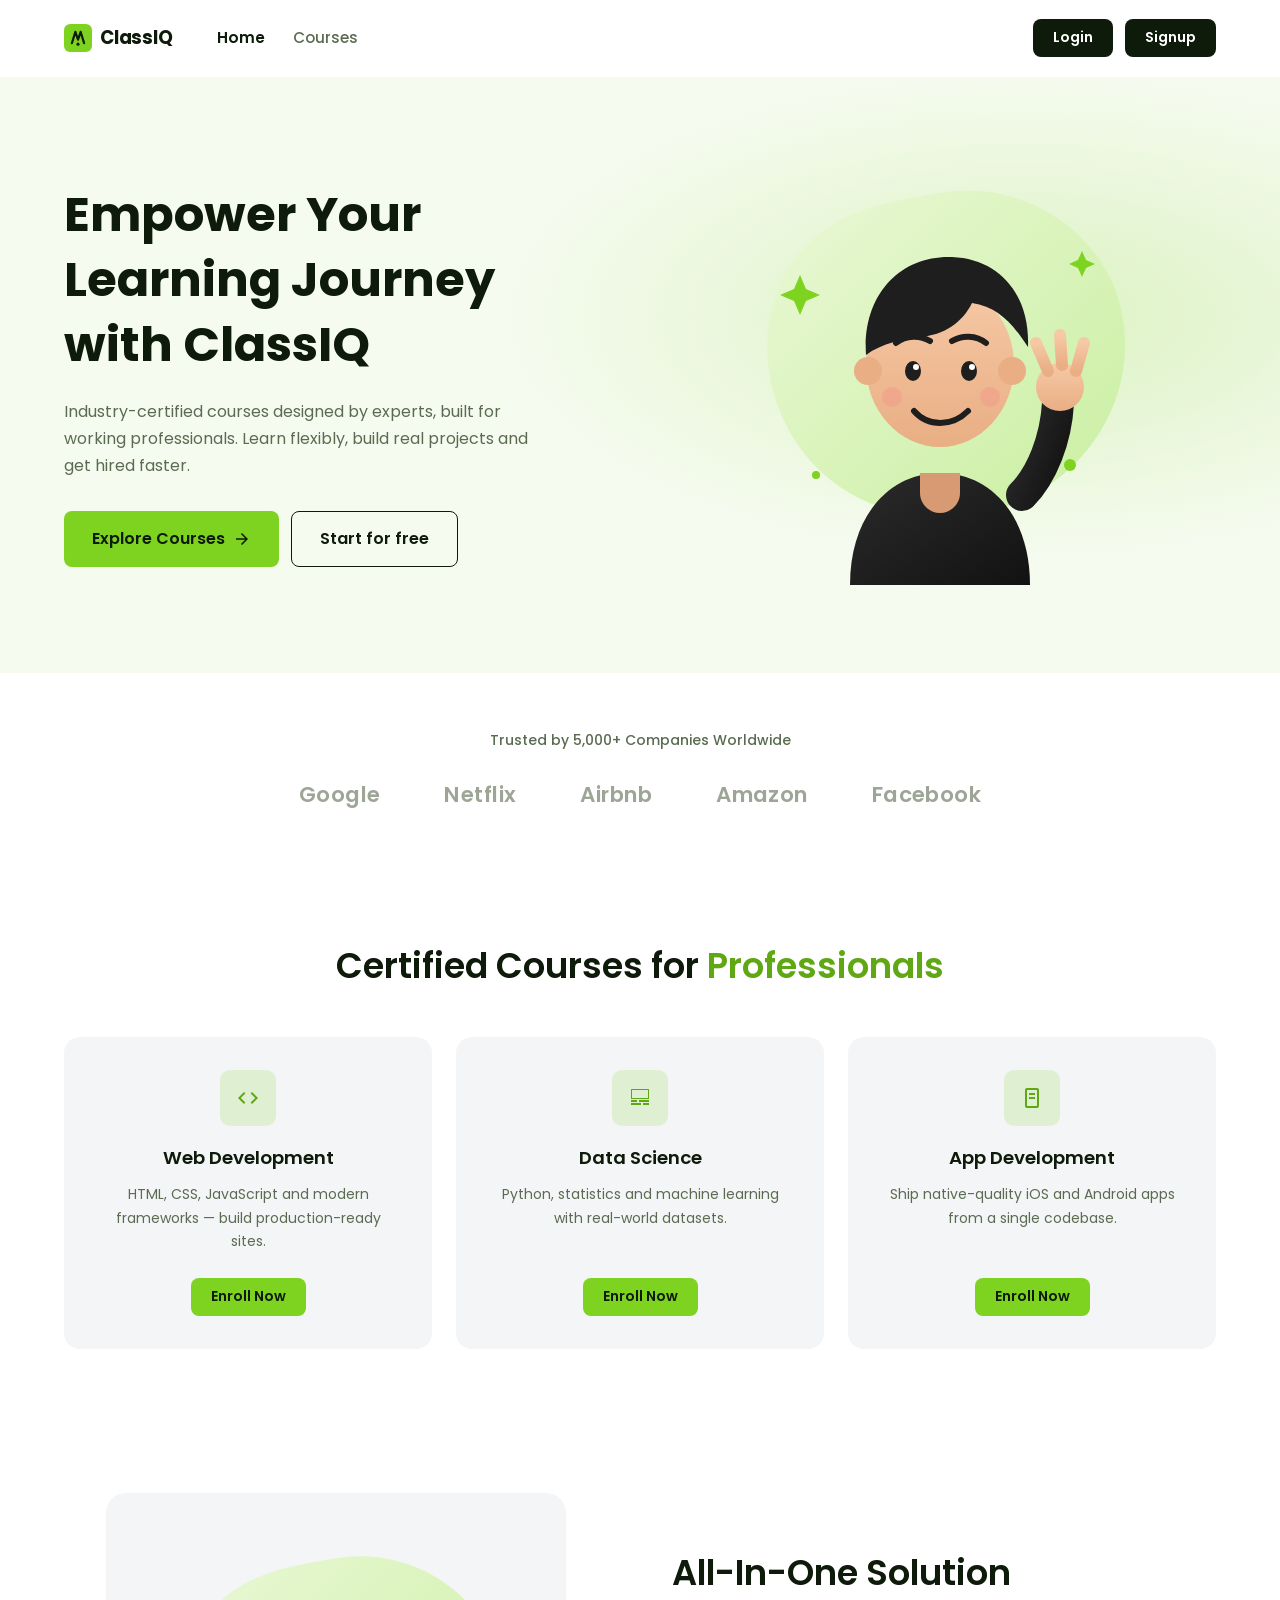
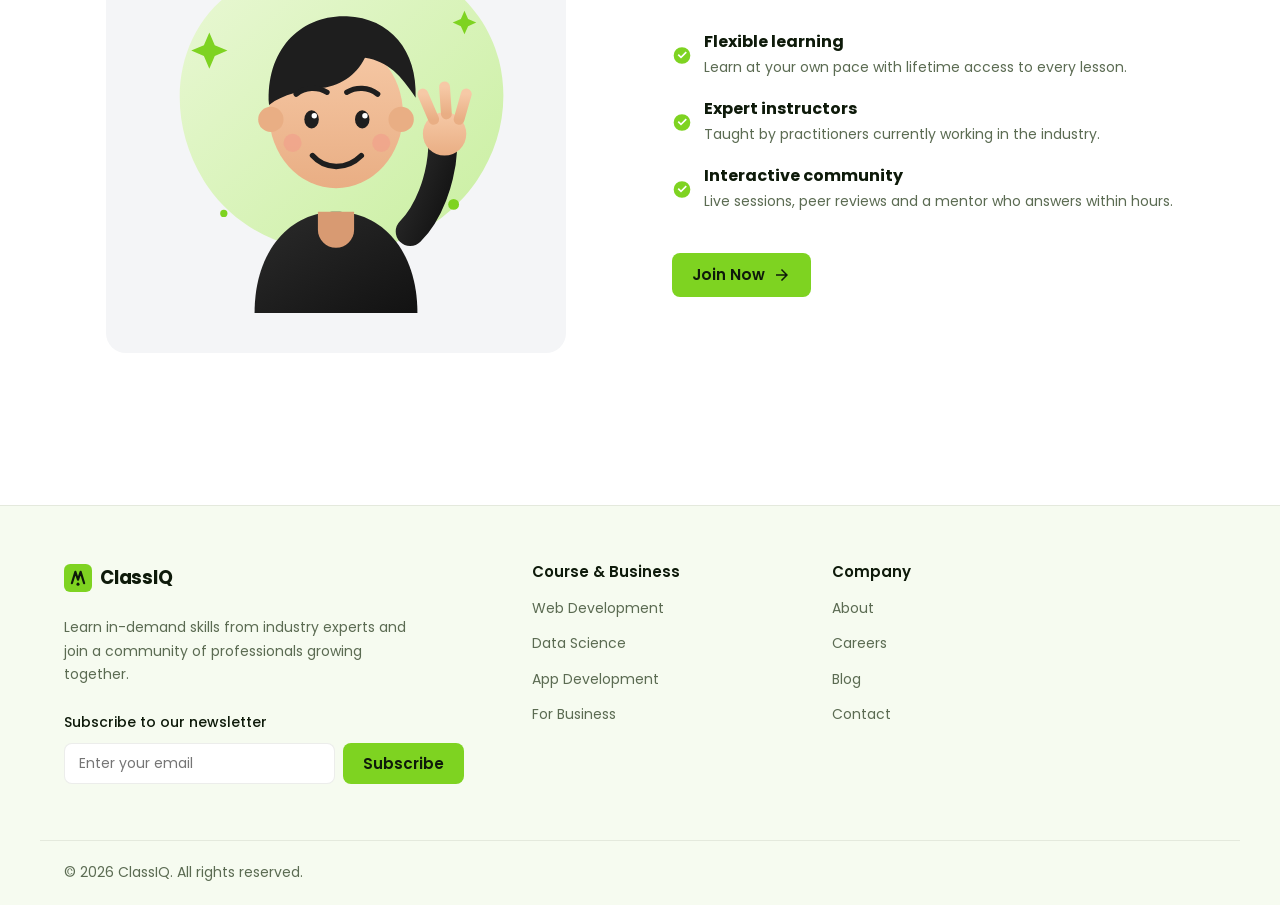
<file: index.html>
<!DOCTYPE html>
<html lang="en">
<head>
  <meta charset="UTF-8" />
  <meta name="viewport" content="width=device-width, initial-scale=1.0" />
  <meta name="theme-color" content="#7ED321" />
  <title>ClassIQ — Empower Your Learning Journey</title>
  <meta name="description" content="ClassIQ is an EdTech platform offering certified courses in Web Development, Data Science and App Development." />
  <link rel="icon" type="image/svg+xml" href="assets/favicon.svg" />
  <link rel="preconnect" href="https://fonts.googleapis.com" />
  <link rel="preconnect" href="https://fonts.gstatic.com" crossorigin />
  <link href="https://fonts.googleapis.com/css2?family=Poppins:wght@400;500;600;700&display=swap" rel="stylesheet" />
  <link rel="stylesheet" href="css/styles.css" />
</head>
<body>

  <!-- ===== Navbar ===== -->
  <header class="navbar" id="navbar">
    <div class="container navbar__inner">
      <a href="index.html" class="logo" aria-label="ClassIQ home">
        <svg viewBox="0 0 64 64" width="28" height="28" aria-hidden="true">
          <rect width="64" height="64" rx="14" fill="#7ED321"/>
          <path d="M18 44 L26 18 L32 36 L38 18 L46 44" fill="none" stroke="#0E1A0A" stroke-width="5" stroke-linecap="round" stroke-linejoin="round"/>
          <circle cx="32" cy="46" r="3.5" fill="#0E1A0A"/>
        </svg>
        <span>ClassIQ</span>
      </a>

      <nav class="navbar__nav" aria-label="Primary">
        <a href="index.html" class="nav-link is-active" aria-current="page">Home</a>
        <a href="courses.html" class="nav-link">Courses</a>
      </nav>

      <div class="navbar__actions">
        <a href="signin.html" class="btn btn--dark btn--sm">Login</a>
        <a href="signup.html" class="btn btn--dark btn--sm">Signup</a>
      </div>

      <button class="icon-btn navbar__burger" id="burger" aria-label="Open menu" aria-expanded="false">
        <svg width="24" height="24" viewBox="0 0 24 24" fill="currentColor"><path d="M3 6h18v2H3V6zm0 5h18v2H3v-2zm0 5h18v2H3v-2z"/></svg>
      </button>
    </div>
  </header>

  <!-- Mobile drawer -->
  <div class="drawer" id="drawer" aria-hidden="true">
    <div class="drawer__panel">
      <div class="drawer__head">
        <a href="index.html" class="logo">
          <svg viewBox="0 0 64 64" width="24" height="24" aria-hidden="true">
            <rect width="64" height="64" rx="14" fill="#7ED321"/>
            <path d="M18 44 L26 18 L32 36 L38 18 L46 44" fill="none" stroke="#0E1A0A" stroke-width="5" stroke-linecap="round" stroke-linejoin="round"/>
            <circle cx="32" cy="46" r="3.5" fill="#0E1A0A"/>
          </svg>
          <span>ClassIQ</span>
        </a>
        <button class="icon-btn" id="drawer-close" aria-label="Close menu">
          <svg width="24" height="24" viewBox="0 0 24 24" fill="currentColor"><path d="M18.3 5.7 12 12l6.3 6.3-1.4 1.4L10.6 13.4 5.7 18.3 4.3 16.9 10.6 12 4.3 5.7 5.7 4.3l4.9 4.9 5.1-5.1z"/></svg>
        </button>
      </div>
      <nav class="drawer__nav" aria-label="Mobile">
        <a href="index.html" class="nav-link is-active">Home</a>
        <a href="courses.html" class="nav-link">Courses</a>
      </nav>
      <div class="drawer__actions">
        <a href="signin.html" class="btn btn--dark btn--block">Login</a>
        <a href="signup.html" class="btn btn--primary btn--block">Signup</a>
      </div>
    </div>
  </div>

  <main>
    <!-- ===== Hero ===== -->
    <section class="hero" aria-labelledby="hero-title">
      <div class="container hero__grid">
        <div class="hero__content reveal">
          <h1 id="hero-title">
            Empower Your<br />Learning Journey<br />with <span class="text-bold">ClassIQ</span>
          </h1>
          <p class="hero__text">
            Industry-certified courses designed by experts, built for working
            professionals. Learn flexibly, build real projects and get hired faster.
          </p>
          <div class="hero__cta">
            <a href="courses.html" class="btn btn--primary btn--lg">
              Explore Courses
              <svg width="18" height="18" viewBox="0 0 24 24" fill="currentColor" aria-hidden="true"><path d="M12 4l-1.4 1.4L16.2 11H4v2h12.2l-5.6 5.6L12 20l8-8-8-8z"/></svg>
            </a>
            <a href="signup.html" class="btn btn--outline btn--lg">Start for free</a>
          </div>
          <!-- <div class="hero__stats">
            <div class="stat"><p class="stat__value">5,000+</p><p class="stat__label">Companies hiring</p></div>
            <div class="stat"><p class="stat__value">120k+</p><p class="stat__label">Active learners</p></div>
            <div class="stat"><p class="stat__value">4.8★</p><p class="stat__label">Average rating</p></div>
          </div> -->
        </div>
        <div class="hero__media reveal" style="--delay:.12s">
          <img src="assets/hero-illustration.svg" alt="A smiling learner waving hello" width="420" height="420" fetchpriority="high" decoding="async" />
        </div>
      </div>
    </section>

    <!-- ===== Trusted by ===== -->
    <section class="trusted" aria-label="Trusted by companies">
      <div class="container">
        <p class="trusted__title">Trusted by 5,000+ Companies Worldwide</p>
        <ul class="trusted__list">
          <li>Google</li><li>Netflix</li><li>Airbnb</li><li>Amazon</li><li>Facebook</li>
        </ul>
      </div>
    </section>

    <!-- ===== Featured courses ===== -->
    <section class="section" aria-labelledby="courses-title">
      <div class="container">
        <div class="section__head reveal">
          <h2 id="courses-title">Certified Courses for <span class="text-primary-dark">Professionals</span></h2>
          <!-- <p class="section__sub">Pick a track, finish a capstone project and earn a certificate that recruiters recognise.</p> -->
        </div>
        <div class="grid grid--3">
          <article class="feature-card reveal" style="--delay:0s">
            <div class="feature-card__icon" aria-hidden="true">
              <svg width="24" height="24" viewBox="0 0 24 24" fill="currentColor"><path d="M9.4 16.6 4.8 12l4.6-4.6L8 6l-6 6 6 6 1.4-1.4zm5.2 0 4.6-4.6-4.6-4.6L16 6l6 6-6 6-1.4-1.4z"/></svg>
            </div>
            <h3>Web Development</h3>
            <p>HTML, CSS, JavaScript and modern frameworks — build production-ready sites.</p>
            <a href="courses.html" class="btn btn--primary btn--sm">Enroll Now</a>
          </article>
          <article class="feature-card reveal" style="--delay:.1s">
            <div class="feature-card__icon" aria-hidden="true">
              <svg width="24" height="24" viewBox="0 0 24 24" fill="currentColor"><path d="M3 3h18v10H3V3zm1 1v8h16V4H4zm-1 10h6v2H3v-2zm8 0h10v2H11v-2zM3 17h10v2H3v-2zm12 0h6v2h-6v-2z"/></svg>
            </div>
            <h3>Data Science</h3>
            <p>Python, statistics and machine learning with real-world datasets.</p>
            <a href="courses.html" class="btn btn--primary btn--sm">Enroll Now</a>
          </article>
          <article class="feature-card reveal" style="--delay:.2s">
            <div class="feature-card__icon" aria-hidden="true">
              <svg width="24" height="24" viewBox="0 0 24 24" fill="currentColor"><path d="M7 2h10a2 2 0 0 1 2 2v16a2 2 0 0 1-2 2H7a2 2 0 0 1-2-2V4a2 2 0 0 1 2-2zm0 2v16h10V4H7zm2 3h6v2H9V7zm0 4h6v2H9v-2z"/></svg>
            </div>
            <h3>App Development</h3>
            <p>Ship native-quality iOS and Android apps from a single codebase.</p>
            <a href="courses.html" class="btn btn--primary btn--sm">Enroll Now</a>
          </article>
        </div>
      </div>
    </section>

    <!-- ===== All-in-one ===== -->
    <section class="section" aria-labelledby="solution-title">
      <div class="container split">
        <div class="split__media reveal">
          <div class="card-surface">
            <img src="assets/hero-illustration.svg" alt="" width="420" height="420" loading="lazy" decoding="async" />
          </div>
        </div>
        <div class="split__content reveal" style="--delay:.12s">
          <h2 id="solution-title">All-In-One Solution</h2>
          <!-- <p class="section__sub">Everything you need to go from first lesson to first job offer, in one place.</p> -->
          <ul class="check-list">
            <li>
              <svg class="check-list__icon" width="20" height="20" viewBox="0 0 24 24" fill="currentColor" aria-hidden="true"><path d="M12 2a10 10 0 1 0 0 20 10 10 0 0 0 0-20zm-1.2 13.6-4-4 1.4-1.4 2.6 2.6 5.6-5.6 1.4 1.4-7 7z"/></svg>
              <div><strong>Flexible learning</strong><p>Learn at your own pace with lifetime access to every lesson.</p></div>
            </li>
            <li>
              <svg class="check-list__icon" width="20" height="20" viewBox="0 0 24 24" fill="currentColor" aria-hidden="true"><path d="M12 2a10 10 0 1 0 0 20 10 10 0 0 0 0-20zm-1.2 13.6-4-4 1.4-1.4 2.6 2.6 5.6-5.6 1.4 1.4-7 7z"/></svg>
              <div><strong>Expert instructors</strong><p>Taught by practitioners currently working in the industry.</p></div>
            </li>
            <li>
              <svg class="check-list__icon" width="20" height="20" viewBox="0 0 24 24" fill="currentColor" aria-hidden="true"><path d="M12 2a10 10 0 1 0 0 20 10 10 0 0 0 0-20zm-1.2 13.6-4-4 1.4-1.4 2.6 2.6 5.6-5.6 1.4 1.4-7 7z"/></svg>
              <div><strong>Interactive community</strong><p>Live sessions, peer reviews and a mentor who answers within hours.</p></div>
            </li>
          </ul>
          <a href="signup.html" class="btn btn--primary">
            Join Now
            <svg width="18" height="18" viewBox="0 0 24 24" fill="currentColor" aria-hidden="true"><path d="M12 4l-1.4 1.4L16.2 11H4v2h12.2l-5.6 5.6L12 20l8-8-8-8z"/></svg>
          </a>
        </div>
      </div>
    </section>
  </main>

  <!-- ===== Footer ===== -->
  <footer class="footer">
    <div class="container footer__inner">
      <div class="footer__brand">
        <a href="index.html" class="logo">
          <svg viewBox="0 0 64 64" width="28" height="28" aria-hidden="true">
            <rect width="64" height="64" rx="14" fill="#7ED321"/>
            <path d="M18 44 L26 18 L32 36 L38 18 L46 44" fill="none" stroke="#0E1A0A" stroke-width="5" stroke-linecap="round" stroke-linejoin="round"/>
            <circle cx="32" cy="46" r="3.5" fill="#0E1A0A"/>
          </svg>
          <span>ClassIQ</span>
        </a>
        <p>Learn in-demand skills from industry experts and join a community of professionals growing together.</p>
        <form id="subscribe-form" class="subscribe" novalidate>
          <label class="subscribe__label" for="subscribe-email">Subscribe to our newsletter</label>
          <div class="subscribe__row">
            <input type="email" id="subscribe-email" name="email" placeholder="Enter your email" autocomplete="email" aria-label="Email address" />
            <button type="submit" class="btn btn--primary">Subscribe</button>
          </div>
          <p class="field-error" id="subscribe-error" role="alert" hidden></p>
        </form>
      </div>

      <div class="footer__col">
        <h4>Course &amp; Business</h4>
        <ul>
          <li><a href="courses.html">Web Development</a></li>
          <li><a href="courses.html">Data Science</a></li>
          <li><a href="courses.html">App Development</a></li>
          <li><a href="courses.html">For Business</a></li>
        </ul>
      </div>

      <div class="footer__col">
        <h4>Company</h4>
        <ul>
          <li><a href="courses.html">About</a></li>
          <li><a href="courses.html">Careers</a></li>
          <li><a href="courses.html">Blog</a></li>
          <li><a href="courses.html">Contact</a></li>
        </ul>
      </div>

      
    </div>
    <div class="container footer__bottom">
      <p>© <span id="year"></span> ClassIQ. All rights reserved.</p>
    </div>
  </footer>

  <div class="toast" id="toast" role="status">You're subscribed. Welcome aboard!</div>

  <script src="js/main.js"></script>
</body>
</html>
</file>
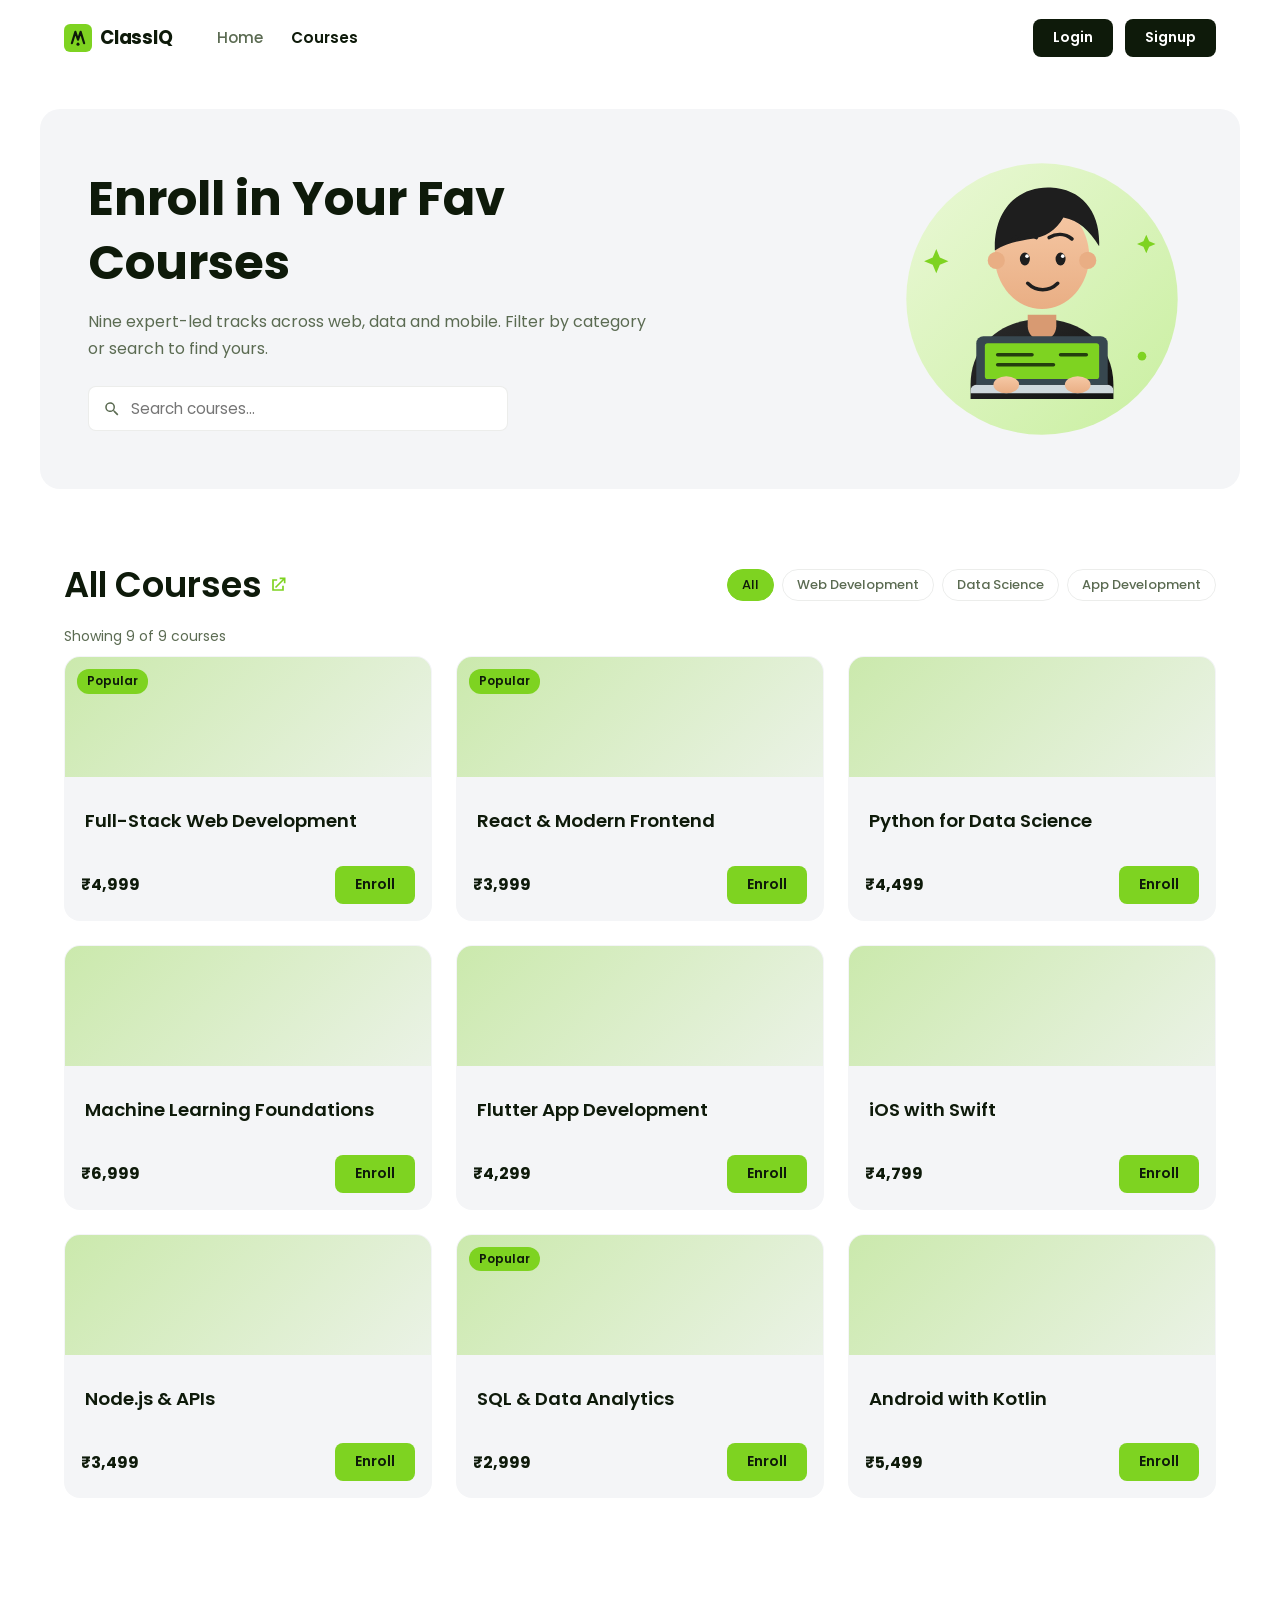
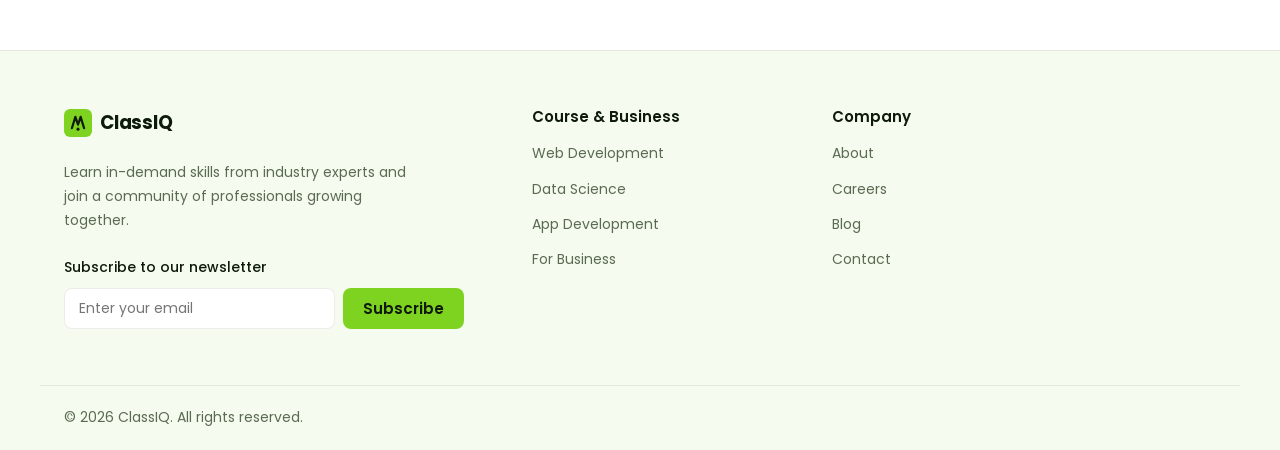
<file: courses.html>
<!DOCTYPE html>
<html lang="en">
<head>
  <meta charset="UTF-8" />
  <meta name="viewport" content="width=device-width, initial-scale=1.0" />
  <meta name="theme-color" content="#7ED321" />
  <title>All Courses — ClassIQ</title>
  <meta name="description" content="Nine expert-led tracks across web, data and mobile. Filter by category or search to find yours." />
  <link rel="icon" type="image/svg+xml" href="assets/favicon.svg" />
  <link rel="preconnect" href="https://fonts.googleapis.com" />
  <link rel="preconnect" href="https://fonts.gstatic.com" crossorigin />
  <link href="https://fonts.googleapis.com/css2?family=Poppins:wght@400;500;600;700&display=swap" rel="stylesheet" />
  <link rel="stylesheet" href="css/styles.css" />
</head>
<body>

  <header class="navbar" id="navbar">
    <div class="container navbar__inner">
      <a href="index.html" class="logo" aria-label="ClassIQ home">
        <svg viewBox="0 0 64 64" width="28" height="28" aria-hidden="true">
          <rect width="64" height="64" rx="14" fill="#7ED321"/>
          <path d="M18 44 L26 18 L32 36 L38 18 L46 44" fill="none" stroke="#0E1A0A" stroke-width="5" stroke-linecap="round" stroke-linejoin="round"/>
          <circle cx="32" cy="46" r="3.5" fill="#0E1A0A"/>
        </svg>
        <span>ClassIQ</span>
      </a>
      <nav class="navbar__nav" aria-label="Primary">
        <a href="index.html" class="nav-link">Home</a>
        <a href="courses.html" class="nav-link is-active" aria-current="page">Courses</a>
      </nav>
      <div class="navbar__actions">
        <a href="signin.html" class="btn btn--dark btn--sm">Login</a>
        <a href="signup.html" class="btn btn--dark btn--sm">Signup</a>
      </div>
      <button class="icon-btn navbar__burger" id="burger" aria-label="Open menu" aria-expanded="false">
        <svg width="24" height="24" viewBox="0 0 24 24" fill="currentColor"><path d="M3 6h18v2H3V6zm0 5h18v2H3v-2zm0 5h18v2H3v-2z"/></svg>
      </button>
    </div>
  </header>

  <div class="drawer" id="drawer" aria-hidden="true">
    <div class="drawer__panel">
      <div class="drawer__head">
        <a href="index.html" class="logo">
          <svg viewBox="0 0 64 64" width="24" height="24" aria-hidden="true">
            <rect width="64" height="64" rx="14" fill="#7ED321"/>
            <path d="M18 44 L26 18 L32 36 L38 18 L46 44" fill="none" stroke="#0E1A0A" stroke-width="5" stroke-linecap="round" stroke-linejoin="round"/>
            <circle cx="32" cy="46" r="3.5" fill="#0E1A0A"/>
          </svg>
          <span>ClassIQ</span>
        </a>
        <button class="icon-btn" id="drawer-close" aria-label="Close menu">
          <svg width="24" height="24" viewBox="0 0 24 24" fill="currentColor"><path d="M18.3 5.7 12 12l6.3 6.3-1.4 1.4L10.6 13.4 5.7 18.3 4.3 16.9 10.6 12 4.3 5.7 5.7 4.3l4.9 4.9 5.1-5.1z"/></svg>
        </button>
      </div>
      <nav class="drawer__nav" aria-label="Mobile">
        <a href="index.html" class="nav-link">Home</a>
        <a href="courses.html" class="nav-link is-active">Courses</a>
      </nav>
      <div class="drawer__actions">
        <a href="signin.html" class="btn btn--dark btn--block">Login</a>
        <a href="signup.html" class="btn btn--primary btn--block">Signup</a>
      </div>
    </div>
  </div>

  <main>
    <!-- Banner -->
    <section class="container courses-banner" aria-labelledby="courses-hero">
      <div class="courses-banner__grid">
        <div>
          <h1 id="courses-hero">Enroll in Your Fav Courses</h1>
          <p class="section__sub">Nine expert-led tracks across web, data and mobile. Filter by category or search to find yours.</p>
          <div class="search-box">
            <svg width="18" height="18" viewBox="0 0 24 24" fill="currentColor" aria-hidden="true"><path d="M15.5 14h-.8l-.3-.3a6.5 6.5 0 1 0-.7.7l.3.3v.8l5 5 1.5-1.5-5-5zm-6 0a4.5 4.5 0 1 1 0-9 4.5 4.5 0 0 1 0 9z"/></svg>
            <input type="search" id="course-search" placeholder="Search courses…" aria-label="Search courses" />
          </div>
        </div>
        <div class="courses-banner__media">
          <img src="assets/laptop-illustration.svg" alt="" width="420" height="420" decoding="async" />
        </div>
      </div>
    </section>

    <!-- Filters + grid -->
    <section class="container section" aria-labelledby="all-courses">
      <div class="courses-toolbar">
        <h2 id="all-courses" class="courses-heading">
          All Courses
          <svg width="20" height="20" viewBox="0 0 24 24" fill="currentColor" aria-hidden="true"><path d="M14 3h7v7h-2V6.4l-9.3 9.3-1.4-1.4L17.6 5H14V3zM5 5h6v2H7v10h10v-4h2v6H5V5z"/></svg>
        </h2>
        <div class="chip-group" role="group" aria-label="Filter by category" id="category-filters">
          <button class="chip is-active" data-category="All" aria-pressed="true">All</button>
          <button class="chip" data-category="Web Development" aria-pressed="false">Web Development</button>
          <button class="chip" data-category="Data Science" aria-pressed="false">Data Science</button>
          <button class="chip" data-category="App Development" aria-pressed="false">App Development</button>
        </div>
      </div>

      <p class="courses-count" id="courses-count" aria-live="polite"></p>
      <div class="grid grid--3" id="course-grid"></div>

      <div class="empty-state" id="empty-state" hidden>
        <h3>No courses match "<span id="empty-query"></span>"</h3>
        <p>Try a different keyword or clear the category filter.</p>
        <button class="btn btn--outline" id="clear-filters">Clear filters</button>
      </div>
    </section>
  </main>

  <footer class="footer">
    <div class="container footer__inner">
      <div class="footer__brand">
        <a href="index.html" class="logo">
          <svg viewBox="0 0 64 64" width="28" height="28" aria-hidden="true">
            <rect width="64" height="64" rx="14" fill="#7ED321"/>
            <path d="M18 44 L26 18 L32 36 L38 18 L46 44" fill="none" stroke="#0E1A0A" stroke-width="5" stroke-linecap="round" stroke-linejoin="round"/>
            <circle cx="32" cy="46" r="3.5" fill="#0E1A0A"/>
          </svg>
          <span>ClassIQ</span>
        </a>
        <p>Learn in-demand skills from industry experts and join a community of professionals growing together.</p>
        <form id="subscribe-form" class="subscribe" novalidate>
          <label class="subscribe__label" for="subscribe-email">Subscribe to our newsletter</label>
          <div class="subscribe__row">
            <input type="email" id="subscribe-email" name="email" placeholder="Enter your email" autocomplete="email" aria-label="Email address" />
            <button type="submit" class="btn btn--primary">Subscribe</button>
          </div>
          <p class="field-error" id="subscribe-error" role="alert" hidden></p>
        </form>
      </div>
      <div class="footer__col">
        <h4>Course &amp; Business</h4>
        <ul>
          <li><a href="courses.html">Web Development</a></li>
          <li><a href="courses.html">Data Science</a></li>
          <li><a href="courses.html">App Development</a></li>
          <li><a href="courses.html">For Business</a></li>
        </ul>
      </div>
      <div class="footer__col">
        <h4>Company</h4>
        <ul>
          <li><a href="courses.html">About</a></li>
          <li><a href="courses.html">Careers</a></li>
          <li><a href="courses.html">Blog</a></li>
          <li><a href="courses.html">Contact</a></li>
        </ul>
      </div>
      
      </div>
    </div>
    <div class="container footer__bottom">
      <p>© <span id="year"></span> ClassIQ. All rights reserved.</p>
    </div>
  </footer>

  <div class="toast" id="toast" role="status">You're subscribed. Welcome aboard!</div>

  <script src="js/main.js"></script>
  <script src="js/courses.js"></script>
</body>
</html>
</file>
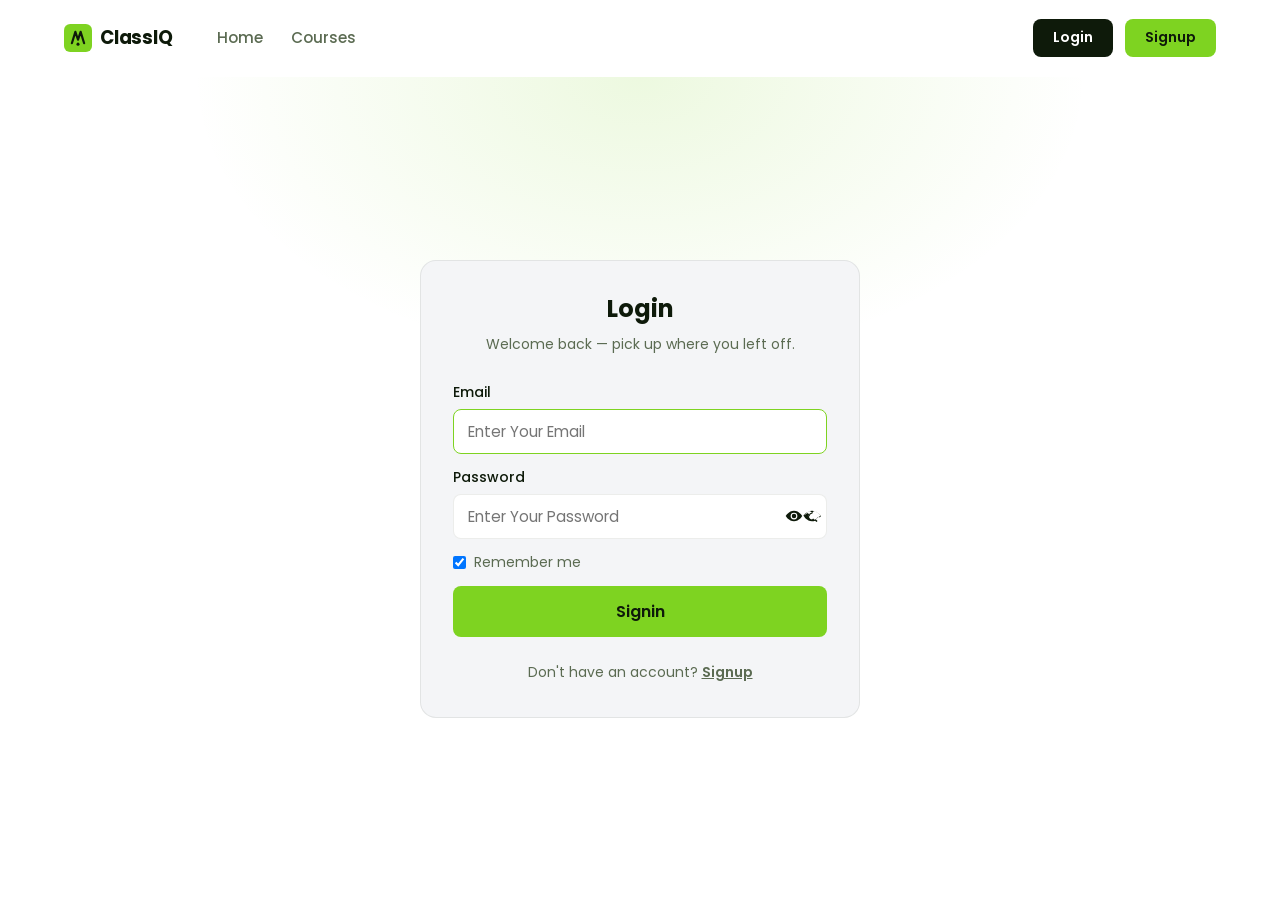
<file: signin.html>
<!DOCTYPE html>
<html lang="en">
<head>
  <meta charset="UTF-8" />
  <meta name="viewport" content="width=device-width, initial-scale=1.0" />
  <meta name="theme-color" content="#7ED321" />
  <title>Sign in — ClassIQ</title>
  <link rel="icon" type="image/svg+xml" href="assets/favicon.svg" />
  <link rel="preconnect" href="https://fonts.googleapis.com" />
  <link rel="preconnect" href="https://fonts.gstatic.com" crossorigin />
  <link href="https://fonts.googleapis.com/css2?family=Poppins:wght@400;500;600;700&display=swap" rel="stylesheet" />
  <link rel="stylesheet" href="css/styles.css" />
</head>
<body>

  <header class="navbar" id="navbar">
    <div class="container navbar__inner">
      <a href="index.html" class="logo" aria-label="ClassIQ home">
        <svg viewBox="0 0 64 64" width="28" height="28" aria-hidden="true">
          <rect width="64" height="64" rx="14" fill="#7ED321"/>
          <path d="M18 44 L26 18 L32 36 L38 18 L46 44" fill="none" stroke="#0E1A0A" stroke-width="5" stroke-linecap="round" stroke-linejoin="round"/>
          <circle cx="32" cy="46" r="3.5" fill="#0E1A0A"/>
        </svg>
        <span>ClassIQ</span>
      </a>
      <nav class="navbar__nav" aria-label="Primary">
        <a href="index.html" class="nav-link">Home</a>
        <a href="courses.html" class="nav-link">Courses</a>
      </nav>
      <div class="navbar__actions">
        <a href="signin.html" class="btn btn--dark btn--sm" aria-current="page">Login</a>
        <a href="signup.html" class="btn btn--primary btn--sm">Signup</a>
      </div>
      <button class="icon-btn navbar__burger" id="burger" aria-label="Open menu" aria-expanded="false">
        <svg width="24" height="24" viewBox="0 0 24 24" fill="currentColor"><path d="M3 6h18v2H3V6zm0 5h18v2H3v-2zm0 5h18v2H3v-2z"/></svg>
      </button>
    </div>
  </header>

  <div class="drawer" id="drawer" aria-hidden="true">
    <div class="drawer__panel">
      <div class="drawer__head">
        <a href="index.html" class="logo">
          <svg viewBox="0 0 64 64" width="24" height="24" aria-hidden="true">
            <rect width="64" height="64" rx="14" fill="#7ED321"/>
            <path d="M18 44 L26 18 L32 36 L38 18 L46 44" fill="none" stroke="#0E1A0A" stroke-width="5" stroke-linecap="round" stroke-linejoin="round"/>
            <circle cx="32" cy="46" r="3.5" fill="#0E1A0A"/>
          </svg>
          <span>ClassIQ</span>
        </a>
        <button class="icon-btn" id="drawer-close" aria-label="Close menu">
          <svg width="24" height="24" viewBox="0 0 24 24" fill="currentColor"><path d="M18.3 5.7 12 12l6.3 6.3-1.4 1.4L10.6 13.4 5.7 18.3 4.3 16.9 10.6 12 4.3 5.7 5.7 4.3l4.9 4.9 5.1-5.1z"/></svg>
        </button>
      </div>
      <nav class="drawer__nav" aria-label="Mobile">
        <a href="index.html" class="nav-link">Home</a>
        <a href="courses.html" class="nav-link">Courses</a>
      </nav>
      <div class="drawer__actions">
        <a href="signin.html" class="btn btn--dark btn--block">Login</a>
        <a href="signup.html" class="btn btn--primary btn--block">Signup</a>
      </div>
    </div>
  </div>

  <main class="auth-page">
    <div class="auth-card">
      <h1>Login</h1>
      <p class="auth-card__sub">Welcome back — pick up where you left off.</p>

      <div class="alert alert--success" id="signin-success" role="status" hidden>
        Logged in — opening your courses…
      </div>

      <form id="signin-form" novalidate>
        <div class="field">
          <label for="email">Email</label>
          <input type="email" id="email" name="email" placeholder="Enter Your Email" autocomplete="email" autofocus />
          <p class="field-error" data-error-for="email" hidden></p>
        </div>

        <div class="field">
          <label for="password">Password</label>
          <div class="password-wrap">
            <input type="password" id="password" name="password" placeholder="Enter Your Password" autocomplete="current-password" />
            <button type="button" class="icon-btn password-toggle" data-target="password" aria-label="Show password" aria-pressed="false">
              <svg class="eye-open" width="20" height="20" viewBox="0 0 24 24" fill="currentColor"><path d="M12 5C5 5 1 12 1 12s4 7 11 7 11-7 11-7-4-7-11-7zm0 11.5A4.5 4.5 0 1 1 12 7.5a4.5 4.5 0 0 1 0 9zM12 9a3 3 0 1 0 0 6 3 3 0 0 0 0-6z"/></svg>
              <svg class="eye-closed" width="20" height="20" viewBox="0 0 24 24" fill="currentColor" hidden><path d="M12 5c-7 0-11 7-11 7s4 7 11 7c1.5 0 2.9-.3 4.1-.8l1.9 1.9 1.4-1.4-2.4-2.4C18.7 14.4 21.6 12 23 12s-4-7-11-7zm9.8 7c-1.3 1.7-3.6 4-6.5 5l-1.7-1.7A4.5 4.5 0 0 0 12 16.5 4.5 4.5 0 0 1 8.4 9.9L6.4 7.9C3.6 9 1.3 11.3 0 12c1.4-1.9 4.4-5.5 9.4-6.7L12 7.9l2.6-2.6c5 1.2 8 4.8 9.4 6.7-.6.8-1.5 1.7-2.2 2zM12 9a3 3 0 0 0-2.9 3.9l-1.5-1.5A4.5 4.5 0 0 1 12 7.5c.5 0 1 .1 1.4.2L12 9z"/></svg>
            </button>
          </div>
          <p class="field-error" data-error-for="password" hidden></p>
        </div>

        <div class="form-row">
          <label class="checkbox">
            <input type="checkbox" checked /> Remember me
          </label>
          <!-- <a href="#" class="form-link">Forgot password?</a> -->
        </div>

        <button type="submit" class="btn btn--primary btn--lg btn--block" id="signin-btn">Signin</button>
      </form>

      <p class="auth-card__footer">Don't have an account? <a href="signup.html">Signup</a></p>
    </div>
  </main>

  <script src="js/main.js"></script>
  <script src="js/auth.js"></script>
</body>
</html>
</file>
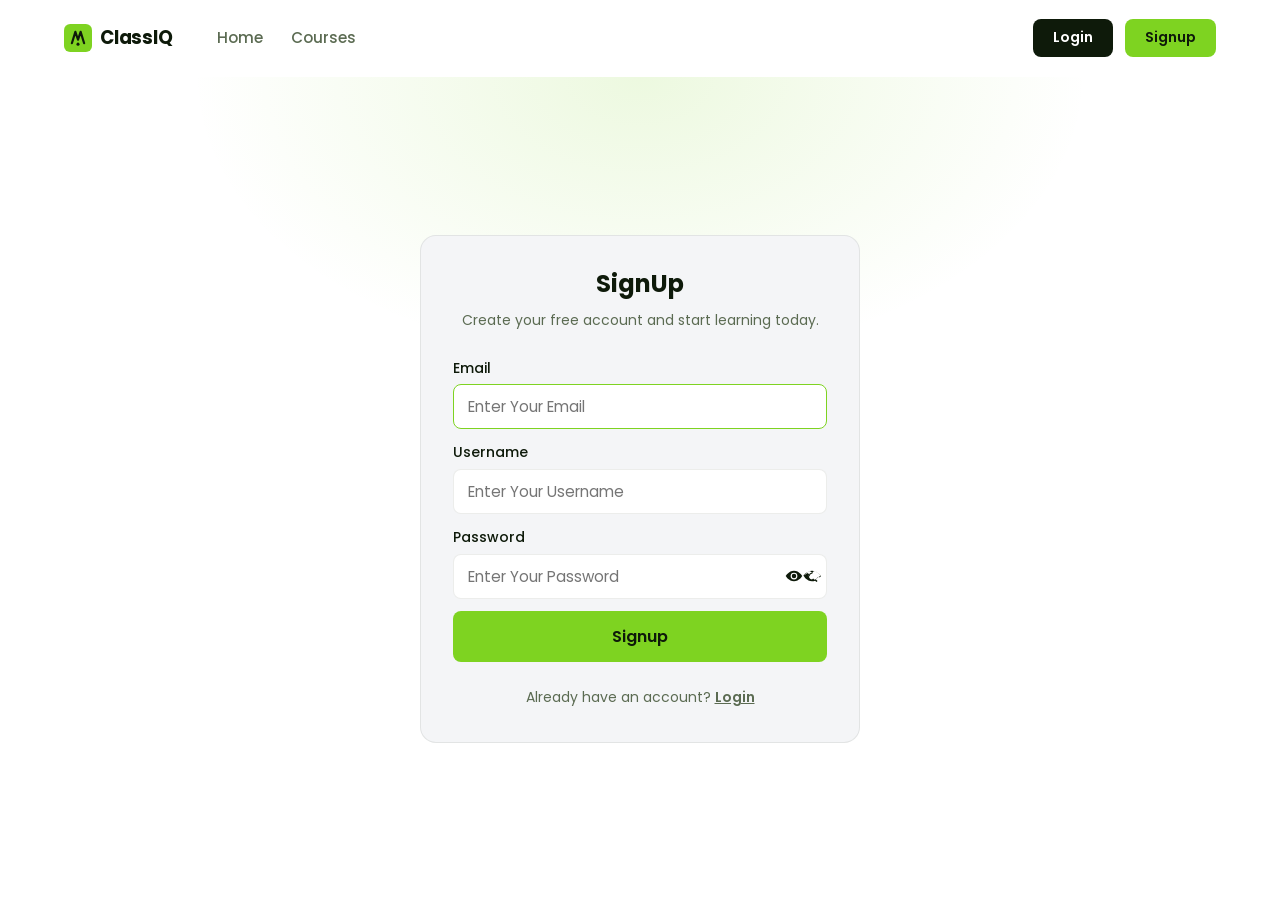
<file: signup.html>
<!DOCTYPE html>
<html lang="en">
<head>
  <meta charset="UTF-8" />
  <meta name="viewport" content="width=device-width, initial-scale=1.0" />
  <meta name="theme-color" content="#7ED321" />
  <title>Create your account — ClassIQ</title>
  <link rel="icon" type="image/svg+xml" href="assets/favicon.svg" />
  <link rel="preconnect" href="https://fonts.googleapis.com" />
  <link rel="preconnect" href="https://fonts.gstatic.com" crossorigin />
  <link href="https://fonts.googleapis.com/css2?family=Poppins:wght@400;500;600;700&display=swap" rel="stylesheet" />
  <link rel="stylesheet" href="css/styles.css" />
</head>
<body>

  <header class="navbar" id="navbar">
    <div class="container navbar__inner">
      <a href="index.html" class="logo" aria-label="ClassIQ home">
        <svg viewBox="0 0 64 64" width="28" height="28" aria-hidden="true">
          <rect width="64" height="64" rx="14" fill="#7ED321"/>
          <path d="M18 44 L26 18 L32 36 L38 18 L46 44" fill="none" stroke="#0E1A0A" stroke-width="5" stroke-linecap="round" stroke-linejoin="round"/>
          <circle cx="32" cy="46" r="3.5" fill="#0E1A0A"/>
        </svg>
        <span>ClassIQ</span>
      </a>
      <nav class="navbar__nav" aria-label="Primary">
        <a href="index.html" class="nav-link">Home</a>
        <a href="courses.html" class="nav-link">Courses</a>
      </nav>
      <div class="navbar__actions">
        <a href="signin.html" class="btn btn--dark btn--sm">Login</a>
        <a href="signup.html" class="btn btn--primary btn--sm" aria-current="page">Signup</a>
      </div>
      <button class="icon-btn navbar__burger" id="burger" aria-label="Open menu" aria-expanded="false">
        <svg width="24" height="24" viewBox="0 0 24 24" fill="currentColor"><path d="M3 6h18v2H3V6zm0 5h18v2H3v-2zm0 5h18v2H3v-2z"/></svg>
      </button>
    </div>
  </header>

  <div class="drawer" id="drawer" aria-hidden="true">
    <div class="drawer__panel">
      <div class="drawer__head">
        <a href="index.html" class="logo">
          <svg viewBox="0 0 64 64" width="24" height="24" aria-hidden="true">
            <rect width="64" height="64" rx="14" fill="#7ED321"/>
            <path d="M18 44 L26 18 L32 36 L38 18 L46 44" fill="none" stroke="#0E1A0A" stroke-width="5" stroke-linecap="round" stroke-linejoin="round"/>
            <circle cx="32" cy="46" r="3.5" fill="#0E1A0A"/>
          </svg>
          <span>ClassIQ</span>
        </a>
        <button class="icon-btn" id="drawer-close" aria-label="Close menu">
          <svg width="24" height="24" viewBox="0 0 24 24" fill="currentColor"><path d="M18.3 5.7 12 12l6.3 6.3-1.4 1.4L10.6 13.4 5.7 18.3 4.3 16.9 10.6 12 4.3 5.7 5.7 4.3l4.9 4.9 5.1-5.1z"/></svg>
        </button>
      </div>
      <nav class="drawer__nav" aria-label="Mobile">
        <a href="index.html" class="nav-link">Home</a>
        <a href="courses.html" class="nav-link">Courses</a>
      </nav>
      <div class="drawer__actions">
        <a href="signin.html" class="btn btn--dark btn--block">Login</a>
        <a href="signup.html" class="btn btn--primary btn--block">Signup</a>
      </div>
    </div>
  </div>

  <main class="auth-page">
    <div class="auth-card">
      <h1>SignUp</h1>
      <p class="auth-card__sub">Create your free account and start learning today.</p>

      <div class="alert alert--success" id="signup-success" role="status" hidden>
        Account created — taking you to login…
      </div>

      <form id="signup-form" novalidate>
        <div class="field">
          <label for="email">Email</label>
          <input type="email" id="email" name="email" placeholder="Enter Your Email" autocomplete="email" autofocus />
          <p class="field-error" data-error-for="email" hidden></p>
        </div>

        <div class="field">
          <label for="username">Username</label>
          <input type="text" id="username" name="username" placeholder="Enter Your Username" autocomplete="username" />
          <p class="field-error" data-error-for="username" hidden></p>
        </div>

        <div class="field">
          <label for="password">Password</label>
          <div class="password-wrap">
            <input type="password" id="password" name="password" placeholder="Enter Your Password" autocomplete="new-password" />
            <button type="button" class="icon-btn password-toggle" data-target="password" aria-label="Show password" aria-pressed="false">
              <svg class="eye-open" width="20" height="20" viewBox="0 0 24 24" fill="currentColor"><path d="M12 5C5 5 1 12 1 12s4 7 11 7 11-7 11-7-4-7-11-7zm0 11.5A4.5 4.5 0 1 1 12 7.5a4.5 4.5 0 0 1 0 9zM12 9a3 3 0 1 0 0 6 3 3 0 0 0 0-6z"/></svg>
              <svg class="eye-closed" width="20" height="20" viewBox="0 0 24 24" fill="currentColor" hidden><path d="M12 5c-7 0-11 7-11 7s4 7 11 7c1.5 0 2.9-.3 4.1-.8l1.9 1.9 1.4-1.4-2.4-2.4C18.7 14.4 21.6 12 23 12s-4-7-11-7zm9.8 7c-1.3 1.7-3.6 4-6.5 5l-1.7-1.7A4.5 4.5 0 0 0 12 16.5 4.5 4.5 0 0 1 8.4 9.9L6.4 7.9C3.6 9 1.3 11.3 0 12c1.4-1.9 4.4-5.5 9.4-6.7L12 7.9l2.6-2.6c5 1.2 8 4.8 9.4 6.7-.6.8-1.5 1.7-2.2 2zM12 9a3 3 0 0 0-2.9 3.9l-1.5-1.5A4.5 4.5 0 0 1 12 7.5c.5 0 1 .1 1.4.2L12 9z"/></svg>
            </button>
          </div>
          <p class="field-error" data-error-for="password" hidden></p>
        </div>

        <div class="strength" id="strength-wrap" aria-live="polite" hidden>
          <div class="strength__bar"><span id="strength-fill"></span></div>
          <p class="strength__label">Password strength: <span id="strength-text"></span></p>
        </div>

        <button type="submit" class="btn btn--primary btn--lg btn--block" id="signup-btn">Signup</button>
      </form>

      <p class="auth-card__footer">Already have an account? <a href="signin.html">Login</a></p>
    </div>
  </main>

  <script src="js/main.js"></script>
  <script src="js/auth.js"></script>
</body>
</html>
</file>
<file: css/styles.css>
/* ============================================
   ClassIQ — design tokens
   ============================================ */
:root {
  --color-primary: #7ED321;
  --color-primary-light: #8FE03A;
  --color-primary-dark: #5FA814;
  --color-ink: #0E1A0A;
  --color-text: #0E1A0A;
  --color-text-secondary: #5B6B52;
  --color-bg: #FFFFFF;
  --color-bg-subtle: #F6FBF0;
  --color-bg-card: #F4F5F7;
  --color-divider: rgba(14, 26, 10, 0.08);
  --color-error: #D32F2F;
  --color-warning: #ED6C02;
  --color-success: #2E7D32;

  --radius-sm: 8px;
  --radius-md: 12px;
  --radius-lg: 16px;
  --radius-xl: 20px;

  --font: "Poppins", "Segoe UI", Roboto, Helvetica, Arial, sans-serif;
  --nav-height: 76px;

  --shadow-card-hover: 0 20px 40px rgba(14, 26, 10, 0.10);
  --shadow-btn: 0 8px 20px rgba(126, 211, 33, 0.35);
}

/* ============================================
   Reset & base
   ============================================ */
*,
*::before,
*::after { box-sizing: border-box; margin: 0; padding: 0; }

html { scroll-behavior: smooth; }

body {
  font-family: var(--font);
  font-size: 1rem;
  line-height: 1.7;
  color: var(--color-text);
  background: var(--color-bg);
  -webkit-font-smoothing: antialiased;
  display: flex;
  flex-direction: column;
  min-height: 100dvh;
}

main { flex: 1; }

img, svg { display: block; max-width: 100%; height: auto; }

a { color: inherit; }

button { font-family: inherit; cursor: pointer; }

input { font-family: inherit; }

h1, h2, h3, h4 { line-height: 1.35; font-weight: 600; }

h1 { font-size: clamp(1.9rem, 4.5vw, 3rem); font-weight: 700; }
h2 { font-size: clamp(1.5rem, 3vw, 2.2rem); }
h3 { font-size: 1.15rem; }

@media (prefers-reduced-motion: reduce) {
  *, *::before, *::after {
    animation: none !important;
    transition: none !important;
  }
}

/* ============================================
   Layout helpers
   ============================================ */
.container {
  width: 100%;
  max-width: 1200px;
  margin-inline: auto;
  padding-inline: 24px;
}

.section { padding-block: 72px; }

.section__head { text-align: center; margin-bottom: 48px; }
.section__sub {
  color: var(--color-text-secondary);
  margin-top: 12px;
  max-width: 560px;
}
.section__head .section__sub { margin-inline: auto; }

.text-bold { font-weight: 700; }
.text-primary-dark { color: var(--color-primary-dark); }

.grid { display: grid; gap: 24px; }
.grid--3 { grid-template-columns: repeat(3, 1fr); }

/* ============================================
   Buttons
   ============================================ */
.btn {
  display: inline-flex;
  align-items: center;
  justify-content: center;
  gap: 8px;
  padding: 9px 20px;
  border: 0;
  border-radius: var(--radius-sm);
  font-weight: 600;
  font-size: 0.95rem;
  text-decoration: none;
  transition: transform .15s ease, box-shadow .15s ease, background-color .15s ease;
}
.btn:hover { transform: translateY(-1px); }
.btn:active { transform: translateY(0); }

.btn--primary { background: var(--color-primary); color: var(--color-ink); }
.btn--primary:hover { background: var(--color-primary-light); box-shadow: var(--shadow-btn); }

.btn--dark { background: var(--color-ink); color: #FFFFFF; }
.btn--dark:hover { background: #1F2E19; }

.btn--outline {
  background: transparent;
  color: var(--color-text);
  border: 1.5px solid var(--color-ink);
}
.btn--outline:hover { background: var(--color-bg-subtle); }

.btn--sm { padding: 7px 20px; font-size: 0.875rem; }
.btn--lg { padding: 13px 28px; font-size: 1rem; }
.btn--block { width: 100%; }
.btn[disabled] { opacity: .6; cursor: not-allowed; transform: none; }

.icon-btn {
  display: inline-flex;
  align-items: center;
  justify-content: center;
  width: 36px;
  height: 36px;
  border: 0;
  border-radius: 50%;
  background: transparent;
  color: inherit;
  transition: background-color .15s ease;
}
.icon-btn:hover { background: rgba(14, 26, 10, 0.06); }

/* ============================================
   Navbar
   ============================================ */
.navbar {
  position: sticky;
  top: 0;
  z-index: 100;
  background: rgba(255, 255, 255, 0.85);
  backdrop-filter: saturate(180%) blur(12px);
  border-bottom: 1px solid transparent;
  transition: border-color .2s ease;
}
.navbar.is-scrolled { border-bottom-color: var(--color-divider); }

.navbar__inner {
  display: flex;
  align-items: center;
  gap: 16px;
  min-height: var(--nav-height);
}

.logo {
  display: inline-flex;
  align-items: center;
  gap: 8px;
  text-decoration: none;
  color: var(--color-text);
}
.logo span { font-weight: 700; font-size: 1.15rem; letter-spacing: -0.01em; }

.navbar__nav { display: flex; gap: 4px; margin-left: 16px; }
.nav-link {
  padding: 6px 12px;
  border-radius: var(--radius-sm);
  font-weight: 500;
  font-size: 0.95rem;
  color: var(--color-text-secondary);
  text-decoration: none;
  transition: color .15s ease;
}
.nav-link:hover { color: var(--color-text); }
.nav-link.is-active { color: var(--color-text); font-weight: 600; }

.navbar__actions { margin-left: auto; display: flex; gap: 12px; }
.navbar__burger { display: none; }

/* Mobile drawer */
.drawer {
  position: fixed;
  inset: 0;
  z-index: 200;
  background: rgba(14, 26, 10, 0.4);
  opacity: 0;
  visibility: hidden;
  transition: opacity .2s ease, visibility .2s ease;
}
.drawer.is-open { opacity: 1; visibility: visible; }

.drawer__panel {
  position: absolute;
  top: 0; right: 0; bottom: 0;
  width: 280px;
  background: var(--color-bg);
  padding: 16px;
  display: flex;
  flex-direction: column;
  transform: translateX(100%);
  transition: transform .25s ease;
}
.drawer.is-open .drawer__panel { transform: translateX(0); }

.drawer__head {
  display: flex;
  align-items: center;
  justify-content: space-between;
  margin-bottom: 8px;
}
.drawer__nav { display: grid; gap: 4px; padding-block: 8px; border-top: 1px solid var(--color-divider); }
.drawer__actions { margin-top: auto; display: grid; gap: 12px; }

/* ============================================
   Hero
   ============================================ */
.hero {
  position: relative;
  overflow: hidden;
  background: var(--color-bg-subtle);
}
.hero::before {
  content: "";
  position: absolute;
  inset: 0;
  background: radial-gradient(60% 60% at 80% 40%, rgba(126, 211, 33, 0.22) 0%, transparent 70%);
  pointer-events: none;
}

.hero__grid {
  position: relative;
  display: grid;
  grid-template-columns: 1fr 1fr;
  gap: 48px;
  align-items: center;
  padding-block: 88px;
}

.hero__text { color: var(--color-text-secondary); margin-top: 20px; max-width: 480px; }
.hero__cta { display: flex; gap: 12px; margin-top: 32px; flex-wrap: wrap; }

.hero__stats { display: flex; gap: 40px; margin-top: 40px; flex-wrap: wrap; }
.stat__value { font-size: 1.35rem; font-weight: 700; }
.stat__label { font-size: 0.875rem; color: var(--color-text-secondary); }

.hero__media { max-width: 460px; margin-inline: auto; animation: float 6s ease-in-out infinite; }

@keyframes float {
  0%, 100% { transform: translateY(0); }
  50% { transform: translateY(-12px); }
}

/* ============================================
   Trusted by
   ============================================ */
.trusted { padding-block: 56px; }
.trusted__title {
  text-align: center;
  color: var(--color-text-secondary);
  font-weight: 500;
  font-size: 0.875rem;
}
.trusted__list {
  list-style: none;
  display: flex;
  flex-wrap: wrap;
  justify-content: center;
  gap: 24px 64px;
  margin-top: 24px;
  font-size: 1.35rem;
  font-weight: 600;
  color: var(--color-text-secondary);
}
.trusted__list li {
  opacity: .6;
  letter-spacing: 0.02em;
  transition: opacity .2s ease, color .2s ease;
}
.trusted__list li:hover { opacity: 1; color: var(--color-text); }

/* ============================================
   Feature cards (home)
   ============================================ */
.feature-card {
  background: var(--color-bg-card);
  border: 1px solid transparent;
  border-radius: var(--radius-lg);
  padding: 32px;
  display: flex;
  flex-direction: column;
  align-items: center;
  text-align: center;
  transition: transform .25s ease, box-shadow .25s ease, border-color .25s ease;
}
.feature-card:hover {
  transform: translateY(-6px);
  box-shadow: var(--shadow-card-hover);
  border-color: var(--color-primary);
}
.feature-card__icon {
  width: 56px;
  height: 56px;
  border-radius: 10px;
  display: grid;
  place-items: center;
  background: rgba(126, 211, 33, 0.18);
  color: var(--color-primary-dark);
  margin-bottom: 20px;
}
.feature-card p {
  color: var(--color-text-secondary);
  font-size: 0.875rem;
  margin-block: 12px 24px;
  flex: 1;
}

/* ============================================
   Split section (All-in-one)
   ============================================ */
.split {
  display: grid;
  grid-template-columns: 1fr 1fr;
  gap: 64px;
  align-items: center;
}
.card-surface {
  background: var(--color-bg-card);
  border-radius: var(--radius-xl);
  padding: 40px;
  max-width: 460px;
  margin-inline: auto;
}

.check-list { list-style: none; margin-block: 24px 32px; }
.check-list li { display: flex; gap: 12px; padding-block: 8px; }
.check-list__icon { color: var(--color-primary); flex-shrink: 0; margin-top: 4px; }
.check-list p { color: var(--color-text-secondary); font-size: 0.875rem; }

/* ============================================
   Courses page
   ============================================ */
.courses-banner {
  margin-top: 32px;
  background: var(--color-bg-card);
  border-radius: var(--radius-xl);
  padding: 40px 48px;
  overflow: hidden;
}
.courses-banner__grid {
  display: grid;
  grid-template-columns: 7fr 5fr;
  gap: 32px;
  align-items: center;
}
.courses-banner__media { max-width: 300px; margin-left: auto; }

.search-box {
  display: flex;
  align-items: center;
  gap: 10px;
  margin-top: 24px;
  max-width: 420px;
  background: #FFFFFF;
  border: 1px solid var(--color-divider);
  border-radius: var(--radius-sm);
  padding: 10px 14px;
  color: var(--color-text-secondary);
}
.search-box:focus-within { border-color: var(--color-primary); }
.search-box input {
  border: 0;
  outline: 0;
  flex: 1;
  font-size: 0.95rem;
  background: transparent;
  color: var(--color-text);
}

.courses-toolbar {
  display: flex;
  justify-content: space-between;
  align-items: center;
  gap: 16px;
  flex-wrap: wrap;
}
.courses-heading {
  display: flex;
  align-items: center;
  gap: 6px;
}
.courses-heading svg { color: var(--color-primary); }

.chip-group { display: flex; flex-wrap: wrap; gap: 8px; }
.chip {
  padding: 5px 14px;
  border-radius: 16px;
  border: 1px solid var(--color-divider);
  background: transparent;
  font-weight: 500;
  font-size: 0.8125rem;
  color: var(--color-text-secondary);
  transition: background-color .15s ease, color .15s ease, border-color .15s ease;
}
.chip:hover { border-color: var(--color-primary); }
.chip.is-active {
  background: var(--color-primary);
  border-color: var(--color-primary);
  color: var(--color-ink);
}

.courses-count { color: var(--color-text-secondary); font-size: 0.875rem; margin-block: 16px 8px; }

.course-card {
  background: var(--color-bg-card);
  border: 1px solid transparent;
  border-radius: var(--radius-lg);
  overflow: hidden;
  display: flex;
  flex-direction: column;
  height: 100%;
  transition: transform .25s ease, box-shadow .25s ease, border-color .25s ease;
}
.course-card:hover {
  transform: translateY(-4px);
  box-shadow: 0 16px 32px rgba(14, 26, 10, 0.10);
  border-color: var(--color-primary);
}
.course-card__cover {
  height: 120px;
  position: relative;
  background: linear-gradient(135deg, rgba(126, 211, 33, 0.35), rgba(126, 211, 33, 0.08));
}
.badge-popular {
  position: absolute;
  top: 12px; left: 12px;
  background: var(--color-primary);
  color: var(--color-ink);
  font-weight: 600;
  font-size: 0.75rem;
  padding: 2px 10px;
  border-radius: 12px;
}
.course-card__body { padding: 20px; flex: 1; display: flex; flex-direction: column; }
.course-card__meta { display: flex; gap: 8px; margin-bottom: 12px; flex-wrap: wrap; }
.chip--static { pointer-events: none; }
.chip--beginner { color: var(--color-success); border-color: var(--color-success); }
.chip--intermediate { color: var(--color-warning); border-color: var(--color-warning); }
.chip--advanced { color: var(--color-error); border-color: var(--color-error); }

.course-card__stats {
  display: flex;
  gap: 16px;
  margin-top: 12px;
  color: var(--color-text-secondary);
  font-size: 0.875rem;
}
.course-card__stats span { display: inline-flex; align-items: center; gap: 5px; }

.course-card__footer {
  display: flex;
  justify-content: space-between;
  align-items: center;
  padding: 0 16px 16px;
}
.course-card__price { font-weight: 700; }

.empty-state { text-align: center; padding-block: 64px; }
.empty-state p { color: var(--color-text-secondary); margin-block: 8px 16px; }

/* ============================================
   Auth pages
   ============================================ */
.auth-page {
  min-height: calc(100dvh - var(--nav-height));
  display: grid;
  place-items: center;
  padding-block: 48px;
  background: radial-gradient(50% 50% at 50% 0%, rgba(126, 211, 33, 0.14), transparent 70%);
}

.auth-card {
  width: 100%;
  max-width: 440px;
  background: var(--color-bg-card);
  border: 1px solid var(--color-divider);
  border-radius: var(--radius-lg);
  padding: 32px;
}
.auth-card h1 { text-align: center; font-size: 1.5rem; }
.auth-card__sub {
  text-align: center;
  color: var(--color-text-secondary);
  font-size: 0.875rem;
  margin-top: 8px;
}
.auth-card form { margin-top: 24px; display: grid; gap: 12px; }
.auth-card__footer {
  text-align: center;
  color: var(--color-text-secondary);
  font-size: 0.875rem;
  margin-top: 24px;
}
.auth-card__footer a { font-weight: 600; }

.field label { display: block; font-size: 0.875rem; font-weight: 500; margin-bottom: 4px; }
.field input {
  width: 100%;
  padding: 10px 14px;
  border: 1px solid var(--color-divider);
  border-radius: var(--radius-sm);
  font-size: 0.95rem;
  background: #FFFFFF;
  outline: none;
  transition: border-color .15s ease;
}
.field input:focus { border-color: var(--color-primary); }
.field.has-error input { border-color: var(--color-error); }

.field-error { color: var(--color-error); font-size: 0.8125rem; margin-top: 4px; }

.password-wrap { position: relative; }
.password-wrap input { padding-right: 44px; }
.password-toggle { position: absolute; top: 50%; right: 6px; transform: translateY(-50%); }

.form-row {
  display: flex;
  justify-content: space-between;
  align-items: center;
  font-size: 0.875rem;
}
.checkbox { display: inline-flex; align-items: center; gap: 8px; color: var(--color-text-secondary); }
.form-link { text-decoration: none; }
.form-link:hover { text-decoration: underline; }

.alert {
  padding: 12px 16px;
  border-radius: var(--radius-sm);
  font-size: 0.875rem;
  margin-bottom: 16px;
}
.alert--success {
  background: rgba(126, 211, 33, 0.18);
  color: var(--color-text);
}

.strength__bar {
  height: 6px;
  border-radius: 3px;
  background: rgba(14, 26, 10, 0.08);
  overflow: hidden;
}
.strength__bar span {
  display: block;
  height: 100%;
  width: 0;
  border-radius: 3px;
  background: var(--color-error);
  transition: width .25s ease, background-color .25s ease;
}
.strength__label { font-size: 0.8125rem; color: var(--color-text-secondary); margin-top: 6px; }

/* ============================================
   Footer
   ============================================ */
.footer {
  background: var(--color-bg-subtle);
  border-top: 1px solid var(--color-divider);
  margin-top: 80px;
}
.footer__inner {
  display: grid;
  grid-template-columns: 5fr 3fr 3fr 1fr;
  gap: 48px;
  padding-block: 56px;
}
.footer__brand p {
  color: var(--color-text-secondary);
  font-size: 0.875rem;
  margin-top: 16px;
  max-width: 360px;
}
.footer__col h4 { font-size: 0.9375rem; margin-bottom: 12px; }
.footer__col ul { list-style: none; display: grid; gap: 8px; }
.footer__col a {
  color: var(--color-text-secondary);
  font-size: 0.875rem;
  text-decoration: none;
}
.footer__col a:hover { color: var(--color-text); }
.social-row { display: flex; gap: 4px; }

.subscribe { margin-top: 24px; max-width: 400px; }
.subscribe__label { font-size: 0.875rem; font-weight: 500; display: block; margin-bottom: 8px; }
.subscribe__row { display: flex; gap: 8px; flex-wrap: wrap; }
.subscribe__row input {
  flex: 1;
  min-width: 180px;
  padding: 9px 14px;
  border: 1px solid var(--color-divider);
  border-radius: var(--radius-sm);
  font-size: 0.875rem;
  outline: none;
  background: #FFFFFF;
}
.subscribe__row input:focus { border-color: var(--color-primary); }
.subscribe .field-error { margin-top: 6px; }

.footer__bottom {
  border-top: 1px solid var(--color-divider);
  padding-block: 20px;
  color: var(--color-text-secondary);
  font-size: 0.875rem;
}

/* Toast */
.toast {
  position: fixed;
  bottom: 24px;
  left: 50%;
  transform: translate(-50%, 16px);
  background: var(--color-primary);
  color: var(--color-ink);
  font-weight: 500;
  font-size: 0.875rem;
  padding: 12px 24px;
  border-radius: var(--radius-sm);
  opacity: 0;
  visibility: hidden;
  transition: opacity .25s ease, transform .25s ease, visibility .25s ease;
  z-index: 300;
}
.toast.is-visible { opacity: 1; visibility: visible; transform: translate(-50%, 0); }

/* ============================================
   404
   ============================================ */
.notfound {
  min-height: 80dvh;
  display: flex;
  flex-direction: column;
  align-items: center;
  justify-content: center;
  text-align: center;
  padding: 24px;
}
.notfound__code { font-size: clamp(4rem, 12vw, 8rem); font-weight: 700; color: var(--color-primary); line-height: 1; }
.notfound h1 { font-size: clamp(1.4rem, 3vw, 2rem); margin-top: 16px; }
.notfound .btn { margin-top: 32px; }

/* ============================================
   Reveal on scroll
   ============================================ */
.reveal {
  opacity: 0;
  transform: translateY(20px);
  transition: opacity .6s ease var(--delay, 0s), transform .6s cubic-bezier(.2, .7, .2, 1) var(--delay, 0s);
}
.reveal.is-visible { opacity: 1; transform: none; }

@media (max-width: 900px) {
  :root { --nav-height: 64px; }

  .navbar__nav, .navbar__actions { display: none; }
  .navbar__burger { display: inline-flex; }

  .section { padding-block: 56px; }
  .grid--3 { grid-template-columns: repeat(2, 1fr); }

  .hero__grid { grid-template-columns: 1fr; padding-block: 56px; gap: 40px; }
  .split { grid-template-columns: 1fr; gap: 40px; }

  .courses-banner { padding: 32px 24px; }
  .courses-banner__grid { grid-template-columns: 1fr; }
  .courses-banner__media { display: none; }

  .footer__inner { grid-template-columns: 1fr 1fr; gap: 40px; }
  .footer__brand { grid-column: 1 / -1; }
}

@media (max-width: 600px) {
  .grid--3 { grid-template-columns: 1fr; }
  .hero__stats { gap: 24px; }
  .footer__inner { grid-template-columns: 1fr; gap: 32px; padding-block: 40px; }
  .courses-toolbar { align-items: flex-start; flex-direction: column; }
  .auth-card { padding: 24px; margin-inline: 16px; }
}
</file>
